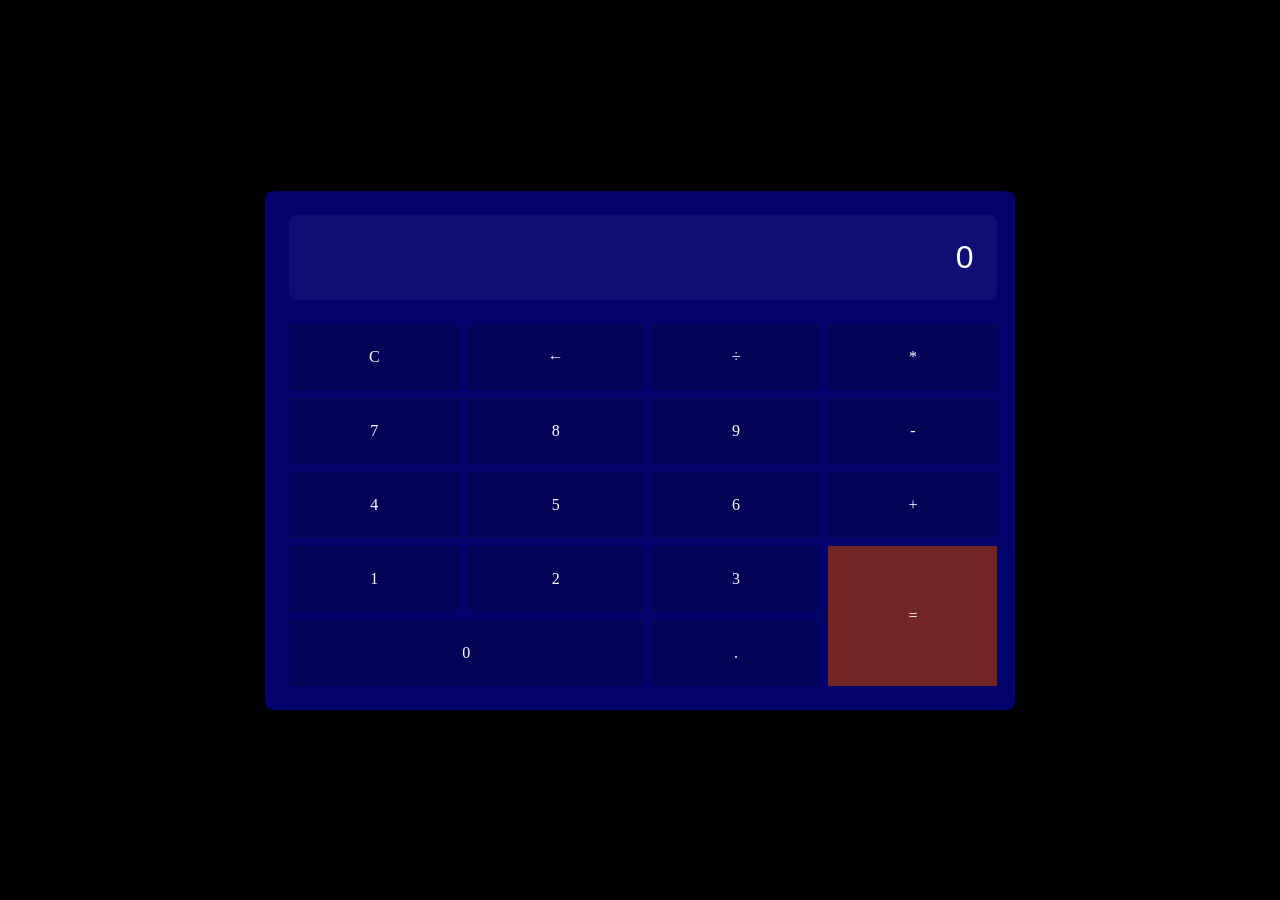
<file: Calculadora-basica/index.html>
<!DOCTYPE html>
<html lang="en">
<head>
    <meta http-equiv="X-UA-Compatible" content="IE=edge"> <!--Yo le copie esto al que me mando a calquear la pagina web el portafolio pero no se que hace -->
    <meta charset="UTF-8">
    <meta name="viewport" content="width=device-width, initial-scale=1.0">
    <title>Calculadora || Basica</title>
    <link rel="stylesheet" href="assets/css/style.css">
</head>
<body>
    <div class="calculadora"> <!-- cuerpo de calculadora-->
        <!-- "pantalla" donde vamos a hacer las operaciones matematicas -->
        <div class="pantalla">0</div>

        <button class="btn" id="c">C</button> <!--Botones-->
            <button class="btn" id="borrar">&LeftArrow;</button>
            <button class="btn">&divide;</button>
            <button class="btn">*</button>
            <button class="btn">7</button>
            <button class="btn">8</button>
            <button class="btn">9</button>
            <button class="btn">-</button>
            <button class="btn">4</button>
            <button class="btn">5</button>
            <button class="btn">6</button>
            <button class="btn">+</button>
            <button class="btn">1</button>
            <button class="btn">2</button>
            <button class="btn">3</button>
            <button class="btn" id="igual">=</button>
            <button class="btn" id="cero">0</button>
            <button class="btn">.</button>
    </div>


    <script src="assets/js/main.js"></script>
</body>
</html>
</file>
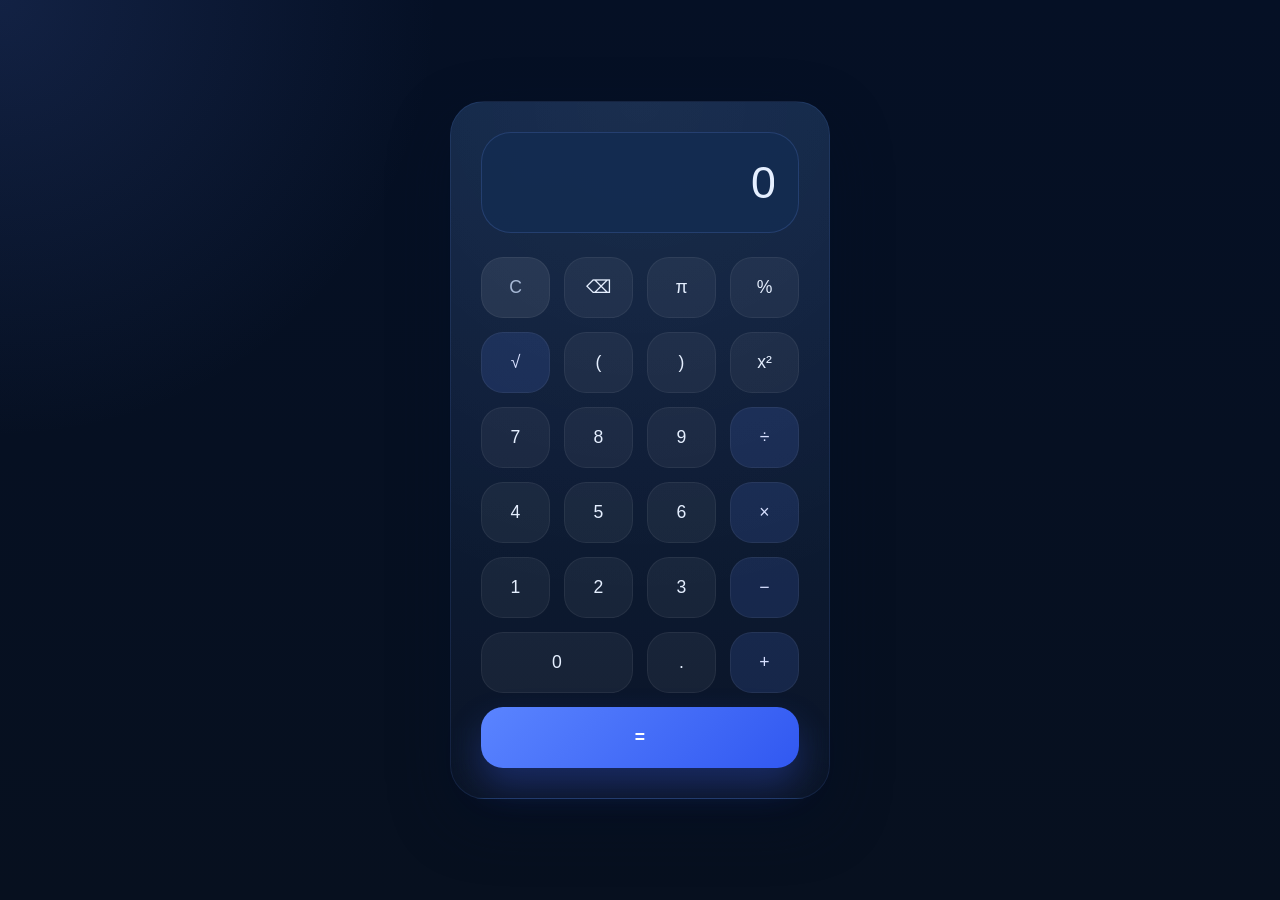
<file: Calculadora-con-IA/index.html>
<!DOCTYPE html>
<html lang="es">
<head>
    <meta charset="UTF-8" />
    <meta name="viewport" content="width=device-width, initial-scale=1.0" />
    <title>Calculadora Minimalista</title>
    <link rel="stylesheet" href="styles.css" />
</head>
<body>
    <main class="calculator">
    <input
        class="display"
        id="display"
        type="text"
        value="0"
        readonly
        aria-label="Pantalla de la calculadora"
    />

    <div class="buttons">
        <button class="btn accent" data-action="clear">C</button>
        <button class="btn" data-action="delete">⌫</button>
        <button class="btn" data-value="π">π</button>
        <button class="btn" data-value="%">%</button>

        <button class="btn operator" data-action="sqrt">√</button>
        <button class="btn" data-value="(">(</button>
        <button class="btn" data-value=")">)</button>
        <button class="btn" data-action="square">x²</button>

        <button class="btn" data-value="7">7</button>
        <button class="btn" data-value="8">8</button>
        <button class="btn" data-value="9">9</button>
        <button class="btn operator" data-value="/">÷</button>

        <button class="btn" data-value="4">4</button>
        <button class="btn" data-value="5">5</button>
        <button class="btn" data-value="6">6</button>
        <button class="btn operator" data-value="*">×</button>

        <button class="btn" data-value="1">1</button>
        <button class="btn" data-value="2">2</button>
        <button class="btn" data-value="3">3</button>
        <button class="btn operator" data-value="-">−</button>

        <button class="btn zero" data-value="0">0</button>
        <button class="btn" data-value=".">.</button>
        <button class="btn operator" data-value="+">+</button>

        <button class="btn equals" data-action="calculate">=</button>
    </div>
    </main>
    <script src="script.js"></script>
</body>
</file>
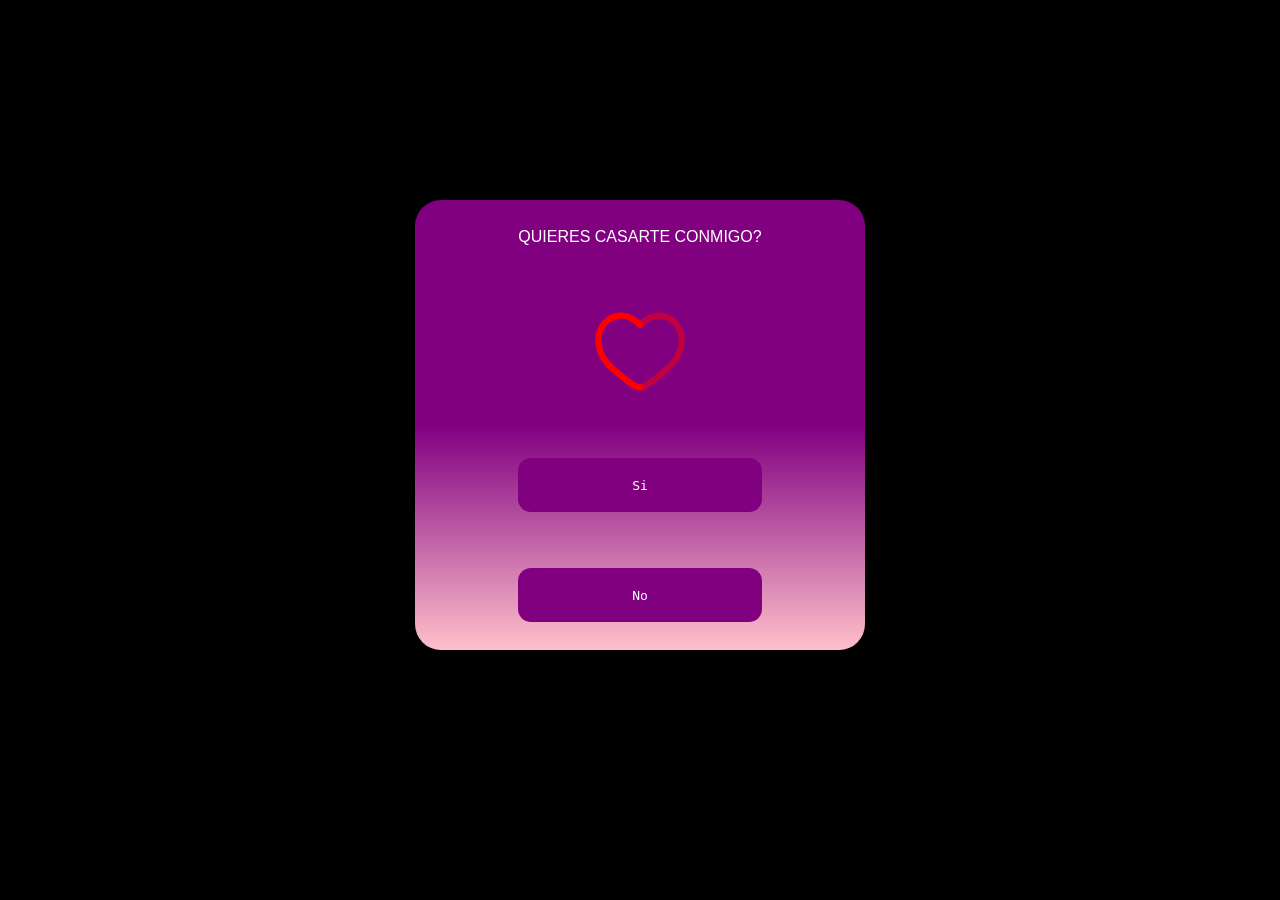
<file: Proyectos/index.html>
<!DOCTYPE html>
<html lang="en">
<head>
    <meta charset="UTF-8">
    <meta name="viewport" content="width=device-width, initial-scale=1.0">
    <title>Para tí</title>
    <link rel="stylesheet" href="/Proyectos/css/style.css">
</head>
<body>
    
    <div class="propuesta">QUIERES CASARTE CONMIGO?
        <img src="/Proyectos/src/Corazon.svg" class="imagen">
        <button class="btn" id="si" onclick="mostrarMensaje()">Si</button>
        <button class="btn" id="no">No</button>
    </div>
    
    <div id="miVentana" class="modal-oculto">
        <div class="modal-contenido">
            <h2>¡Eres el amor de mi vida! </h2>
        
            <img src="/Proyectos/src/ositos.svg" alt="">
        
            <p>Gracias por decir que sí. ¡Te amo!</p>
        </div>
    </div>




    <script src="/Proyectos/Js/main.js"></script>
</body>
</html>
</file>
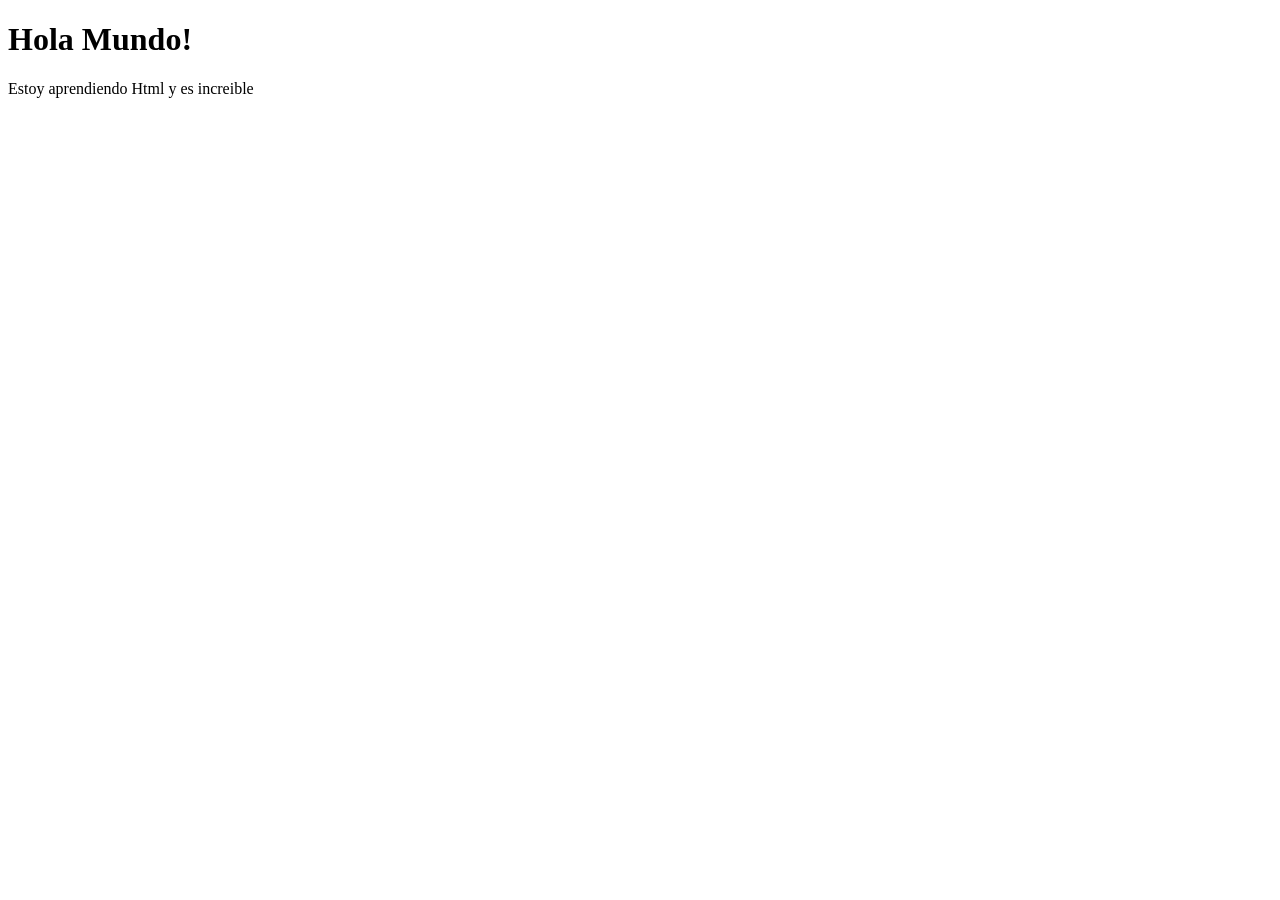
<file: Ejercicios-html/ejercicio_1.html>
<!DOCTYPE html>
<html lang="en">
<head>
    <meta charset="UTF-8">
    <meta name="viewport" content="width=device-width, initial-scale=1.0">
    <title>Mi primer ejercicio</title>
</head>
<body>
    <h1>Hola Mundo!</h1>
    <p>Estoy aprendiendo Html y es increible</p>
    
</body>
</html>
</file>
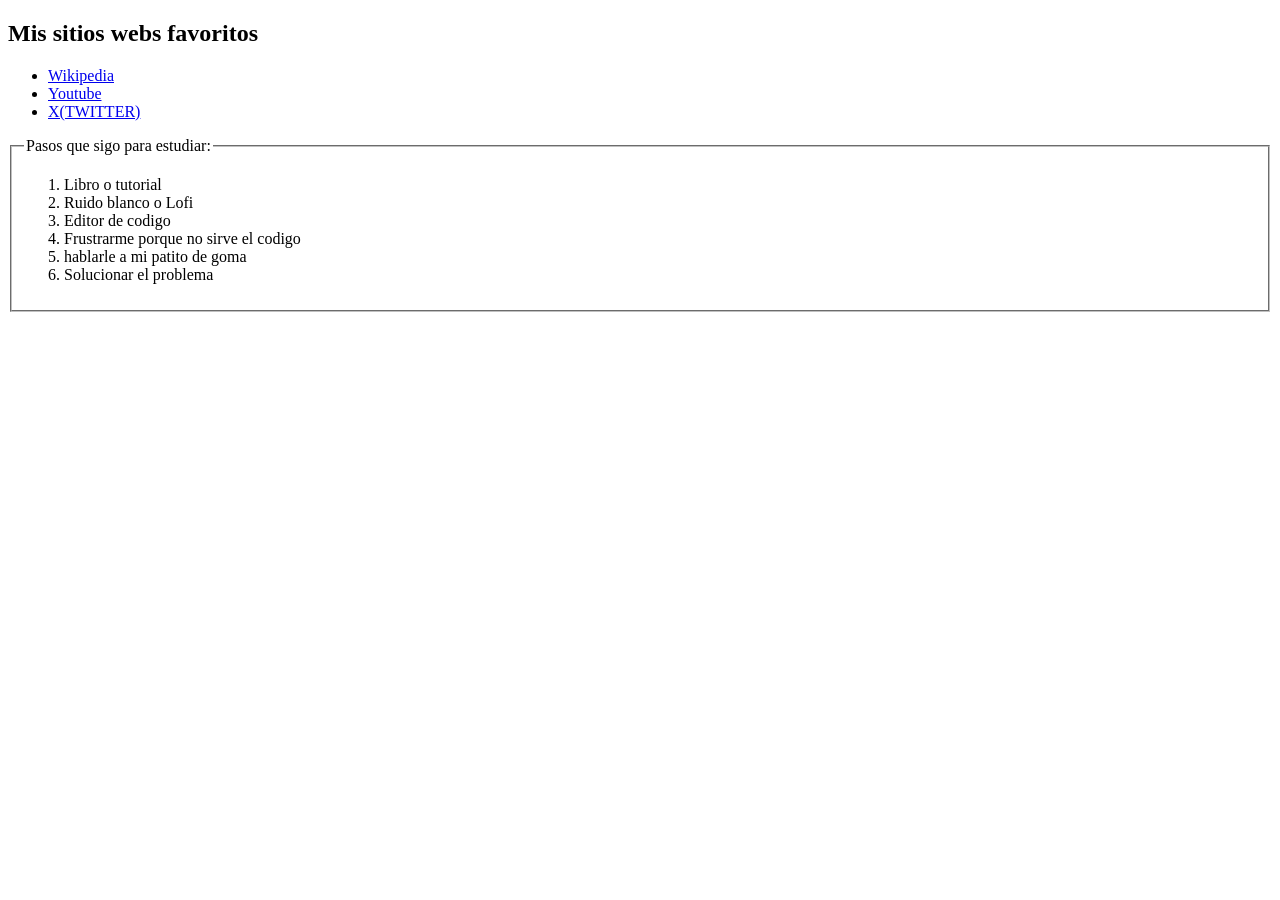
<file: Ejercicios-html/ejercicio_2.html>
<!DOCTYPE html>
<html lang="en">
<head>
    <meta charset="UTF-8">
    <meta name="viewport" content="width=device-width, initial-scale=1.0">
    <title>Document</title>
</head>
<body>
    <h2>Mis sitios webs favoritos</h2>
    <ul>
        <li><a href="https://es.wikipedia.org/wiki/Wikipedia">Wikipedia</a></li>
        <li><a href="https://youtube.com">Youtube</a></li>
        <li><a href="https:x.com">X(TWITTER)</a></li>
    </ul>

    <section>
        <fieldset>
            <legend>Pasos que sigo para estudiar:</legend>
            <ol>
                <li>Libro o tutorial</li>
                <li>Ruido blanco o Lofi</li>
                <li>Editor de codigo</li>
                <li>Frustrarme porque no sirve el codigo</li>
                <li>hablarle a mi patito de goma</li>
                <li>Solucionar el problema</li>
            </ol>
        </fieldset>
    </section>

    
</body>
</html>
</file>
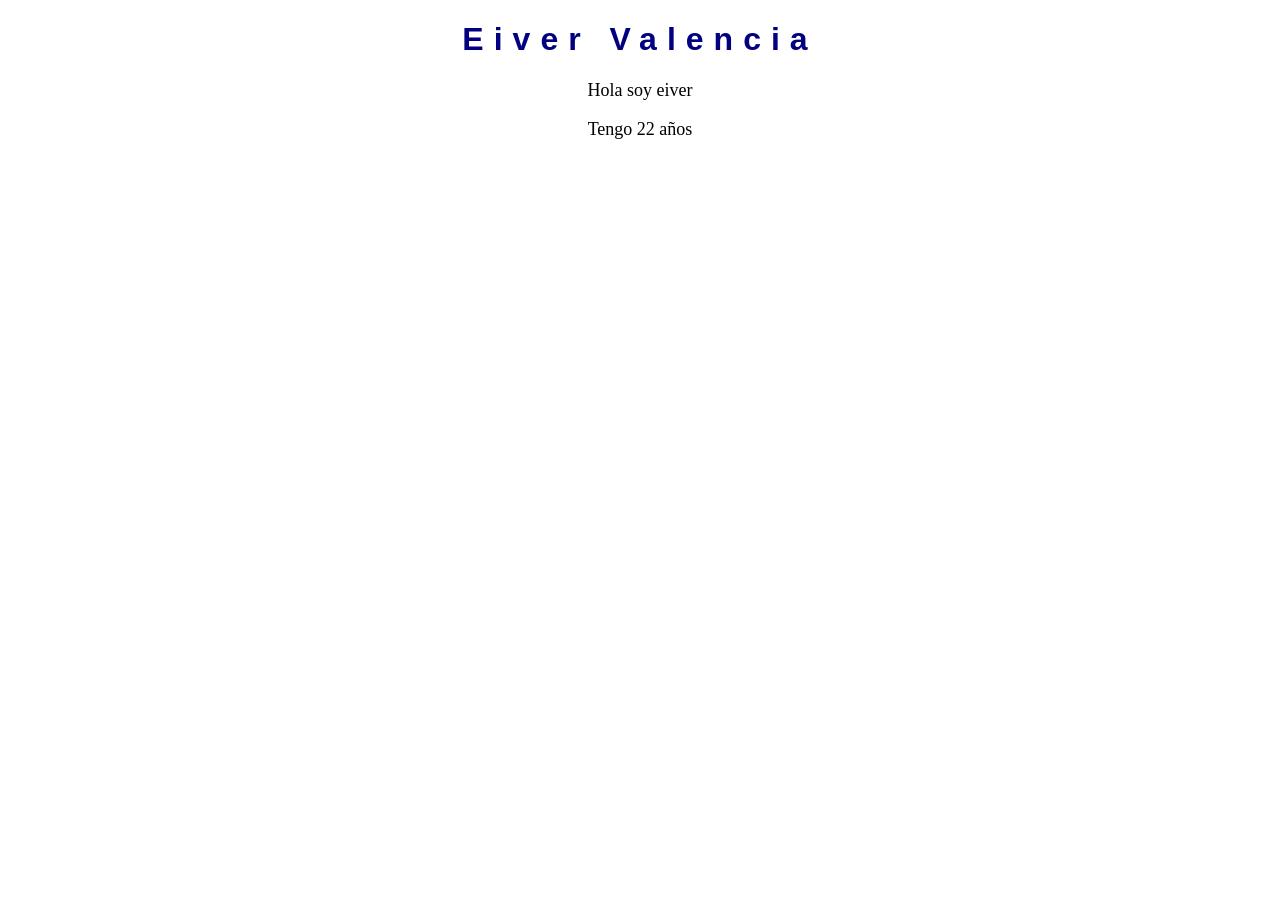
<file: Ejercicios-html/ejercicio_4.html>
<!DOCTYPE html>
<html lang="es">
<head>
    <meta charset="UTF-8">
    <meta name="viewport" content="width=device-width, initial-scale=1.0">
    <title>Css</title>
    <link rel="stylesheet" href="ejercicio_4css.css">
</head>
<body>
    <h1>Eiver Valencia</h1>
    <p>Hola soy eiver</p>
    <p>Tengo 22 años</p>
</body>
</html>
</file>
<file: Calculadora-basica/assets/css/style.css>
* /* universal */
{
    margin: 0;
    padding: 0;
    box-sizing: border-box;
    font-family: 'Times New Roman', Times, serif;
}

body /* cuerpo */
{
    min-height: 100vh;
    display: grid;
    place-items: center;
    background-color: black;
}
.calculadora /* contenedor calculadora */
{
    background-color: rgb(3, 3, 109);
    color: white;
    width: 750px;
    max-width: 100%;
    padding: 1.5rem;
    border-radius: .5rem;
    display: grid;
    grid-template-columns: repeat(4, 1fr);
    gap: .5rem;
}
.pantalla /*contenedor de pantalla que es el 0 */
{
    grid-column: 1 / -1;
    padding: 1.5rem;
    background-color: rgb(14, 14, 116);
    font-size: 2rem;
    text-align: right;
    margin-bottom: 1rem;
    border-radius: .5rem;
    font-family: 'Segoe UI', Tahoma, Geneva, Verdana, sans-serif;
    font-weight: 300;
}
.btn /* todos los botones */
{
    font-size: 1rem;
    background-color: rgb(3, 3, 87);
    color: white;
    border: 0;
    padding: 1.5rem 5rem;
    display: flex;
    justify-content: center;
    align-items: center;
    cursor: pointer;
}
.btn:hover /* hover para que cuando pasemos el mouse por encima de los botones se vea distinto*/
{
    background-color: rgb(3, 3, 150);
}
#cero /* Id cero para aumentar las casillas que va a ocupar en grid y aqui en horizontal*/
{
    grid-column: span 2;
}
#igual /* Id igual para aumentar las casillas que va a ocupar en grid pero en vertical y cambia el color*/
{
    background-color: rgba(167, 54, 1, 0.678);
    grid-row: span 2;
}
#igual:hover /* un hover para igual ver distinto el color de el igual cuando le pasemos el mouse por encima */
{
    background-color: brown;
}
</file>
<file: Calculadora-con-IA/styles.css>
:root {
  color-scheme: dark;
  --bg: #07101f;
  --panel: #111e38;
  --text: #e5efff;
  --muted: #a7b9d6;
  --accent: #5a84ff;
  --accent-soft: rgba(90, 132, 255, 0.18);
  --shadow: 0 22px 60px rgba(2, 16, 37, 0.45);
}

* {
  box-sizing: border-box;
}

body {
  margin: 0;
  min-height: 100vh;
  display: grid;
  place-items: center;
  background: radial-gradient(
      circle at top left,
      rgba(80, 114, 208, 0.18),
      transparent 28%
    ),
    linear-gradient(180deg, #051025 0%, #07101f 100%);
  font-family: "Inter", "Segoe UI", sans-serif;
  color: var(--text);
}

.calculator {
  width: min(380px, calc(100vw - 32px));
  border-radius: 34px;
  padding: 30px;
  background: radial-gradient(
      circle at top,
      rgba(255, 255, 255, 0.06),
      rgba(255, 255, 255, 0.01) 70%
    ),
    linear-gradient(180deg, rgba(13, 35, 70, 0.96), rgba(8, 18, 36, 0.94));
  backdrop-filter: blur(24px);
  border: 1px solid rgba(101, 151, 255, 0.12);
  box-shadow: var(--shadow);
}

.display {
  width: 100%;
  min-height: 88px;
  border-radius: 30px;
  background: rgba(19, 44, 82, 0.85);
  border: 1px solid rgba(117, 153, 255, 0.18);
  outline: none;
  padding: 24px;
  margin-bottom: 24px;
  font-size: clamp(2rem, 3.5vw, 3.25rem);
  letter-spacing: -0.04em;
  color: var(--text);
  text-align: right;
  white-space: nowrap;
  overflow-x: auto;
  overflow-y: hidden;
}

.display::-webkit-inner-spin-button,
.display::-webkit-outer-spin-button {
  -webkit-appearance: none;
  margin: 0;
}

.display::-webkit-search-decoration,
.display::-webkit-search-cancel-button,
.display::-webkit-search-results-button,
.display::-webkit-search-results-decoration {
  -webkit-appearance: none;
}

.buttons {
  display: grid;
  grid-template-columns: repeat(4, minmax(0, 1fr));
  gap: 14px;
}

.btn {
  border: none;
  border-radius: 22px;
  padding: 20px 0;
  background: rgba(255, 255, 255, 0.05);
  color: var(--text);
  font-size: 1.1rem;
  cursor: pointer;
  transition: transform 0.15s ease, background 0.15s ease,
    box-shadow 0.15s ease;
  box-shadow: inset 0 0 0 1px rgba(255, 255, 255, 0.06);
}

.btn:hover,
.btn:focus {
  transform: translateY(-1px);
  background: rgba(255, 255, 255, 0.1);
}

.btn:active {
  transform: translateY(0);
  background: rgba(255, 255, 255, 0.14);
}

.operator {
  background: rgba(90, 132, 255, 0.14);
  color: #d7e0ff;
}

.accent {
  background: rgba(255, 255, 255, 0.08);
  color: var(--muted);
}

.equals {
  grid-column: span 4;
  background: linear-gradient(135deg, #5a84ff, #3158f1);
  color: #fff;
  font-weight: 700;
  box-shadow: 0 18px 35px rgba(64, 100, 255, 0.28);
}

.zero {
  grid-column: span 2;
}

@media (max-width: 360px) {
  .buttons {
    gap: 10px;
  }

  .btn {
    padding: 18px 0;
  }
}
</file>
<file: Proyectos/css/style.css>
*
{
    margin: 0;
    padding: 0;
    font-family: monospace;
}
body
{
    display: grid;
    justify-content: center;
    align-items: center;
    height: 650px;
    box-sizing: border-box;
    margin: auto;
    padding: auto;
    background-color: black;
}
.propuesta
{
    border-radius: 2rem;
    background: linear-gradient(purple, purple, pink);
    color: white;
    height: 450px;
    width: 450px;
    display: grid;
    align-items: center;
    justify-content: center;
    place-items: center;
    margin-top: auto;
    text-align: center;
    font-family: 'Lucida Sans', 'Lucida Sans Regular', 'Lucida Grande', 'Lucida Sans Unicode', Geneva, Verdana, sans-serif;
}
.imagen
{
    display: grid;
    justify-content: center;
    align-items: center;
    padding: auto;

}
.btn
{   
    font-size: 1rem;
    background-color: purple;
    color: white;
    border: 0;
    padding: 1.5rem 5rem;
    display: flex;
    gap: 20px;
    justify-content: center;
    width: 100%;
    cursor: pointer;
    border-radius: 1rem;
}
#no
{
    position: relative;
    transition: all 0.15s ease-out;
    z-index: 10;
}
@keyframes moverVertical{
    0%
    {
        transform: translateY(-10px);
    }
    100%
    {
        transform: translateY(10px);
    }
}

.modal-oculto {
    display: none; 
}

.modal-visible {
    display: flex !important; /* Fuerza el diseño flexible */
    position: fixed !important; /* Se congela en la pantalla, ignora el scroll */
    top: 0 !important;
    left: 0 !important;
    width: 100vw !important; /* Cubre el 100% del ancho de la pantalla */
    height: 100vh !important; /* Cubre el 100% del alto de la pantalla */
    background-color: rgba(0, 0, 0, 0.7) !important; /* Fondo oscuro para dar contraste */
    z-index: 999999 !important; /* Número altísimo para que nada la tape */
    justify-content: center;
    align-items: center;
}

/* La cajita blanca flotante donde irá el oso y el confeti */
.modal-contenido {
    background-color: #ffffff;
    padding: 30px;
    border-radius: 20px;
    text-align: center;
    box-shadow: 0px 10px 30px rgba(0,0,0,0.5);
    max-width: 450px;
    width: 90%;
    position: relative; 
    display: flex;
    align-items: center;
    justify-content: center;
    flex-direction: column;
}
/* Controla el tamaño de la imagen/video para que no se desborde */
.modal-contenido img, 
.modal-contenido video {
    max-width: 100%;     /* No permite que sea más ancha que la cajita */
    height: auto;        /* Mantiene la proporción original sin deformar */
    border-radius: 10px; /* Le da bordes suaves y estéticos */
    margin: 15px 0;      /* Separa la imagen del texto arriba y abajo */
    object-fit: contain; /* Asegura que la imagen encaje perfecta */
}


#si:hover
{
    background-color: darkmagenta;
}
#no:hover
{
    background-color: darkmagenta;
}
</file>
<file: Ejercicios-html/ejercicio_4css.css>
h1{
    color: navy;
    background-color: rgb(255, 255, 255);
    font-family: Arial, Helvetica, sans-serif;
    font-weight: bold;
    text-align: center;
    letter-spacing: 10px;
}

p{
    text-align: center;
    font-size: 18px;
}
</file>
